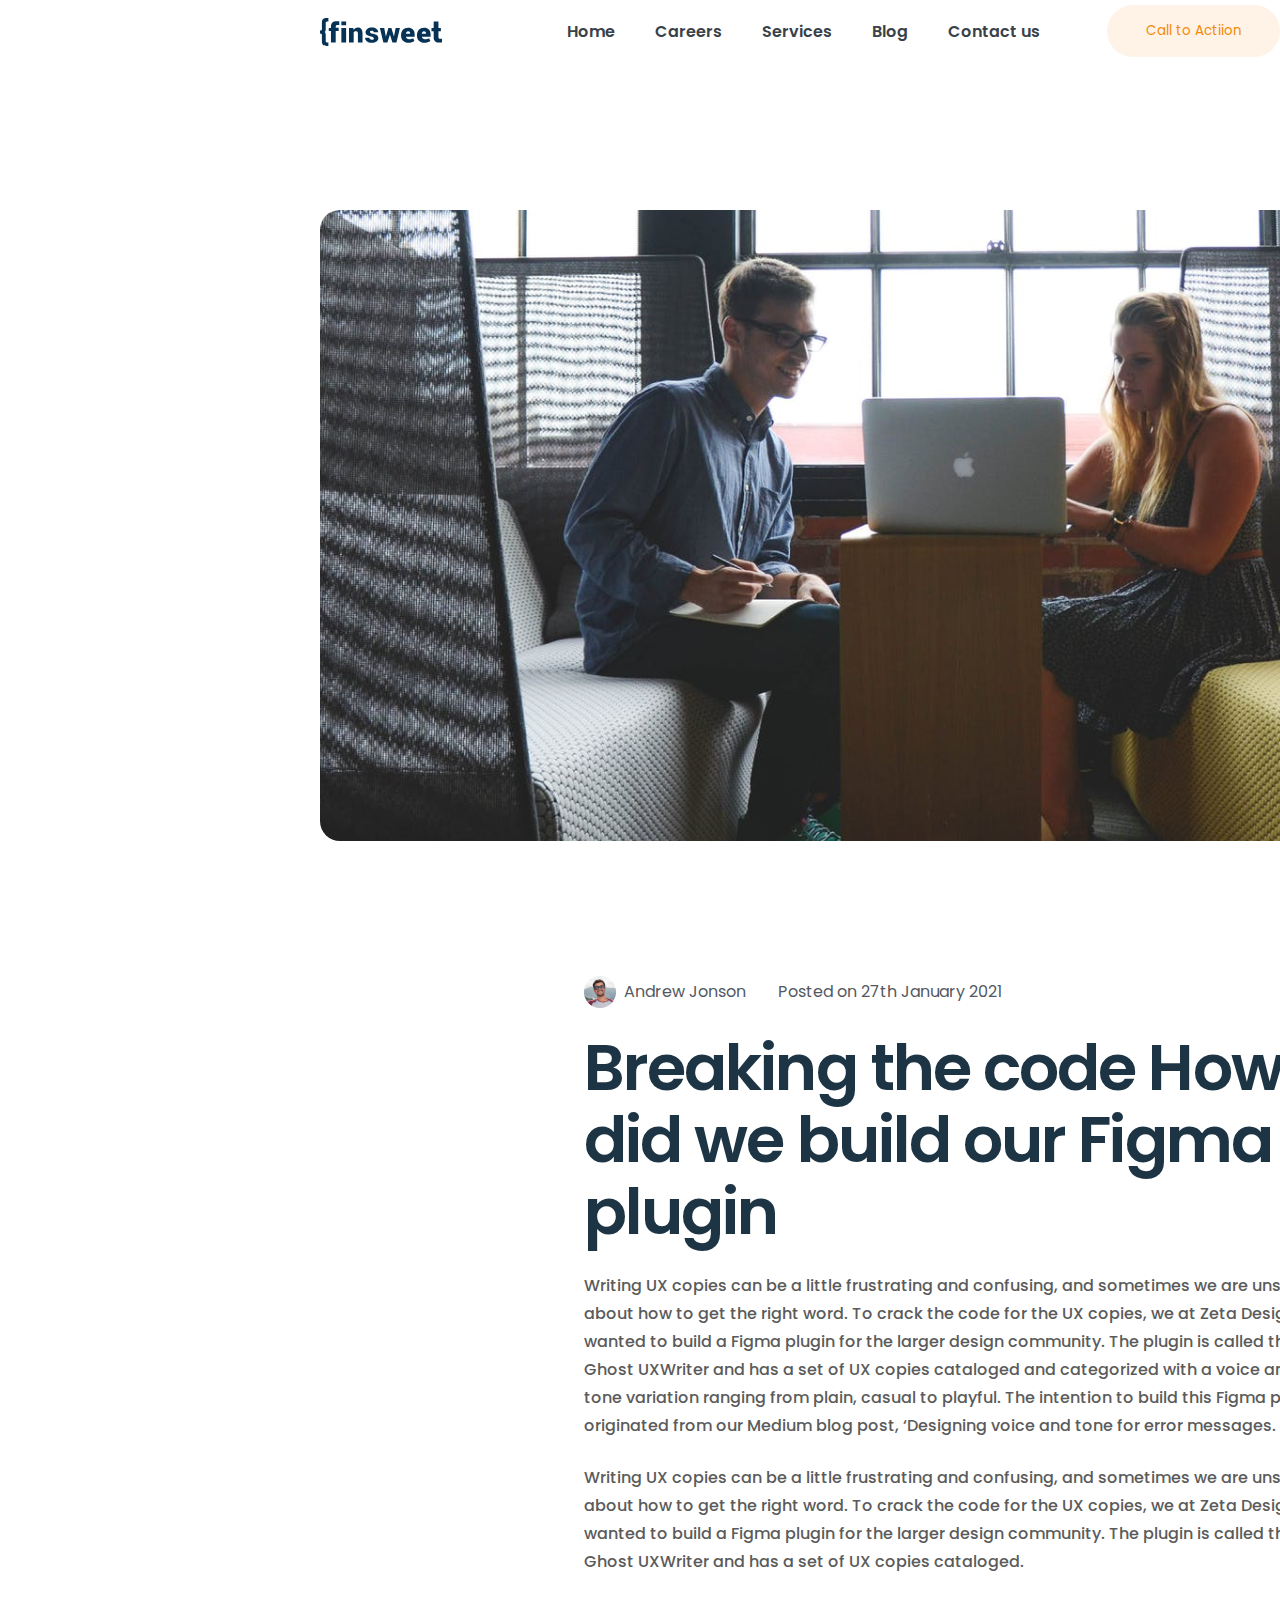
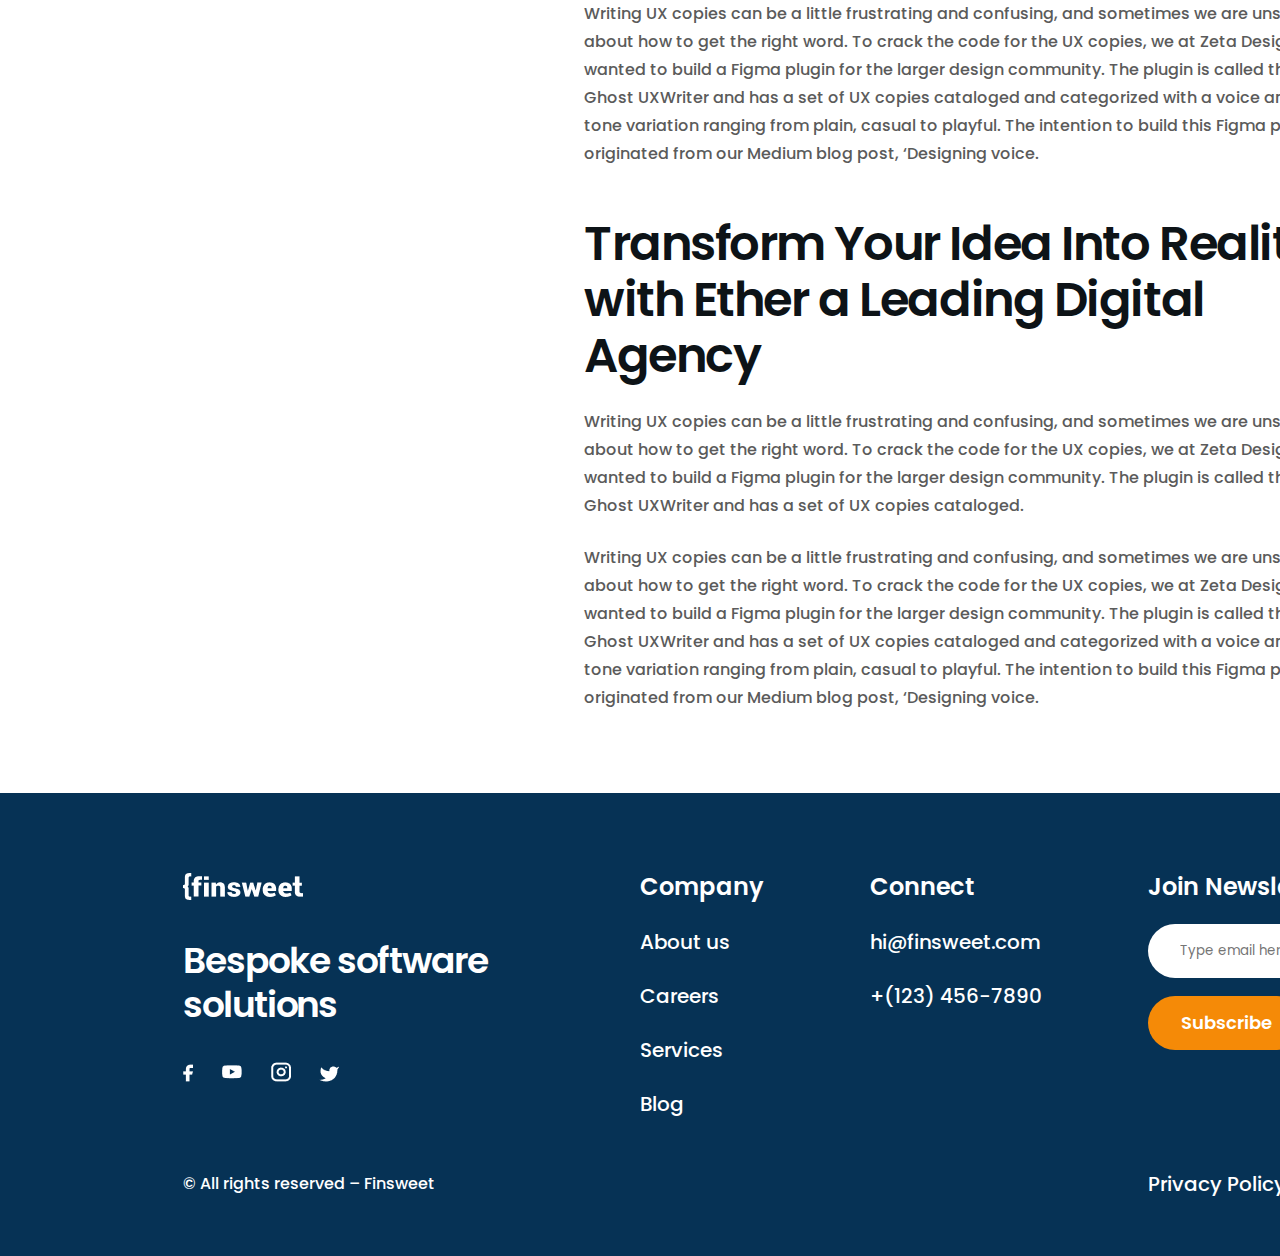
<file: 5index.html>
<!DOCTYPE html>
<html lang="en">
        <link rel="stylesheet" href="5style.css">
        <style>
            @import url('https://fonts.googleapis.com/css2?family=Poppins&display=swap');
        </style>
    <head>
        <title>Document</title>
    </head>
    <body>
        <header>
            <nav>
                <div class="logo1"><img src="Logo (1).svg" ></div>
                <div class="menu"><ul>
                    <li><a href="#">Home</a></li>
                    <li><a href="#">Careers</a></li>
                    <li><a href="#">Services</a></li>
                    <li><a href="#">Blog</a></li>
                    <li><a href="#">Contact us</a></li>
                    <div class="dfd"><button>Call to Actiion</button>
                    </div>
                </div>
            </nav>
        </header>
        <section>
            <div class="container">
                <div class="image"> 
                    <img src="Imagebb.png">
                </div>
                <div class="bigmom">
                    
                </div>
                <div class="smaz">
                    <img src="Imageman5.png" width="32px" height="32px">
                    <h3>Andrew Jonson</h3>
                    <h3>Posted on 27th January 2021</h3>
                </div>
                <h1>Breaking the code How did we build our Figma plugin </h1>
                <p>Writing UX copies can be a little frustrating and confusing, and sometimes we are unsure about how to get the right word. To crack the code for the UX copies, we at Zeta Design wanted to build a Figma plugin for the larger design community. The plugin is called the Ghost UXWriter and has a set of UX copies cataloged and categorized with a voice and tone variation ranging from plain, casual to playful. The intention to build this Figma plugin originated from our Medium blog post, ‘Designing voice and tone for error messages.</p>
                <p>Writing UX copies can be a little frustrating and confusing, and sometimes we are unsure about how to get the right word. To crack the code for the UX copies, we at Zeta Design wanted to build a Figma plugin for the larger design community. The plugin is called the Ghost UXWriter and has a set of UX copies cataloged.</p>
                <p>Writing UX copies can be a little frustrating and confusing, and sometimes we are unsure about how to get the right word. To crack the code for the UX copies, we at Zeta Design wanted to build a Figma plugin for the larger design community. The plugin is called the Ghost UXWriter and has a set of UX copies cataloged and categorized with a voice and tone variation ranging from plain, casual to playful. The intention to build this Figma plugin originated from our Medium blog post, ‘Designing voice.</p>
                <h2>Transform Your Idea Into Reality with Ether a Leading Digital Agency</h2>
                <p>Writing UX copies can be a little frustrating and confusing, and sometimes we are unsure about how to get the right word. To crack the code for the UX copies, we at Zeta Design wanted to build a Figma plugin for the larger design community. The plugin is called the Ghost UXWriter and has a set of UX copies cataloged.</p>
                <p>Writing UX copies can be a little frustrating and confusing, and sometimes we are unsure about how to get the right word. To crack the code for the UX copies, we at Zeta Design wanted to build a Figma plugin for the larger design community. The plugin is called the Ghost UXWriter and has a set of UX copies cataloged and categorized with a voice and tone variation ranging from plain, casual to playful. The intention to build this Figma plugin originated from our Medium blog post, ‘Designing voice.</p>
            </div>
        </section>
        <footer>
            <div class="container5">
                <div class="bigfoot">
                    <div class="foot1">
                        <div class="jk"><img src="Logologo.png" alt="logo"></div>
                        <h2>Bespoke software solutions</h2>
                        <div class="cu"><img        src="Vectorfacebook.png" >
                            <img src="youtubeyou.png">
                            <img src="instagramiga.png">
                            <img src="Vectortwit.png"></div>
                        <h4>© All rights reserved – Finsweet</h4>
                    </div>
                    <div class="foot2">
                        <div class="smafoot1">
                            <h3>Company</h3>
                            <h4>About us</h4>
                            <h4>Careers</h4>
                            <h4>Services</h4>
                            <h4>Blog</h4>
                        </div>
                        <div class="smafoot2">
                            <h3>Connect</h3>
                            <h4>hi@finsweet.com</h4>
                            <h4>+(123) 456-7890</h4>
                        </div>
                    </div>
                    <div class="foot3">
                        <h3>Join Newsletter</h3>
                        <input class="text" type="text"  placeholder="Type email here" ></input>
                        
                        <div class="text2"><button>Subscribe</button></div>
                       <div class="bigmm">
                        <div class="mm"><h4>Privacy Policy</h4></div>
                        <div class="mm"><h4>Terms & Conditions</h4></div>
                       </div>
                    </div>
                </div>
            </div>
        </footer>
    </body>
</html>
</file>
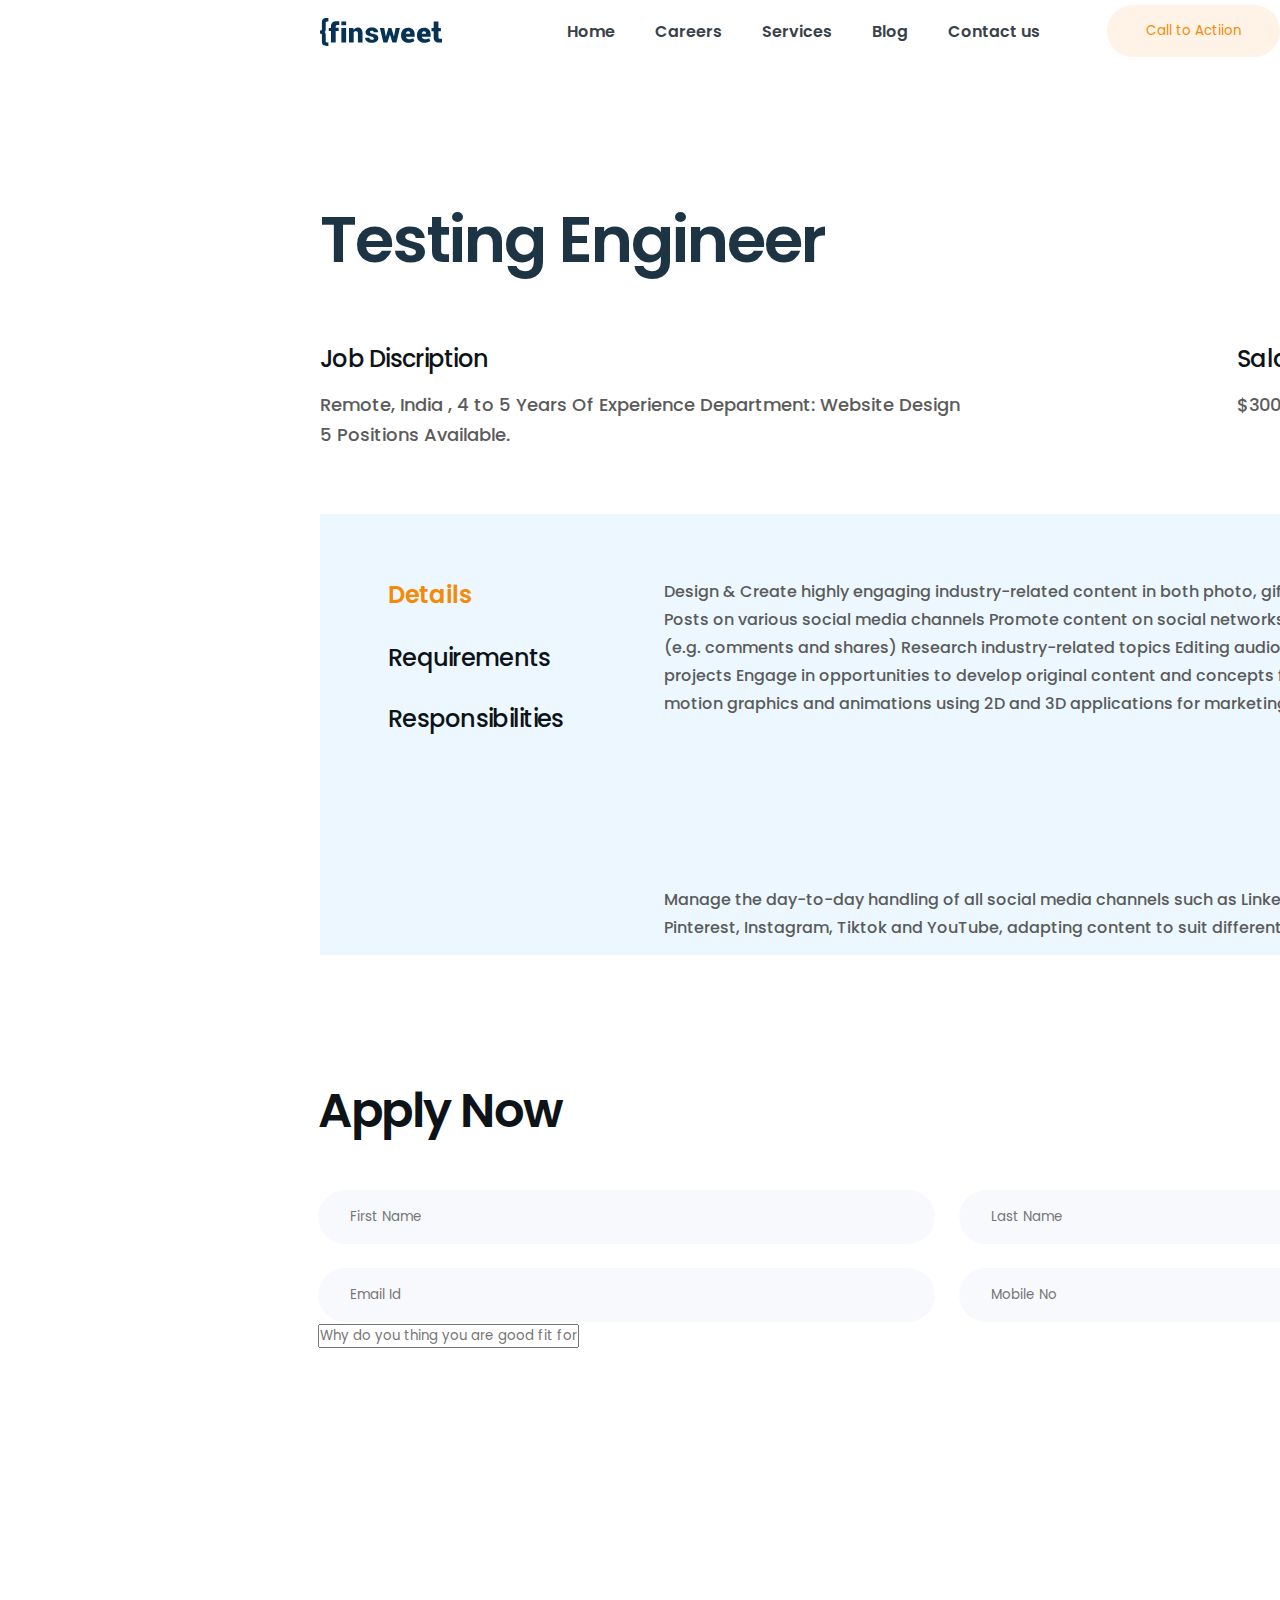
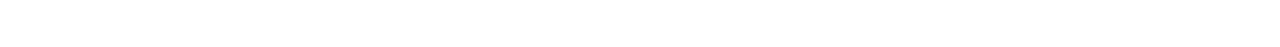
<file: 6index.html>
<!DOCTYPE html>
<html lang="en">
    <link rel="stylesheet" href="6style.css">
    <style>
        @import url('https://fonts.googleapis.com/css2?family=Poppins&display=swap');
    </style>
    <head>
        <title>Document</title>
    </head>
    <body>
        <header>
            <nav>
                <div class="logo1"><img src="Logo (1).svg" ></div>
                <div class="menu"><ul>
                    <li><a href="#">Home</a></li>
                    <li><a href="#">Careers</a></li>
                    <li><a href="#">Services</a></li>
                    <li><a href="#">Blog</a></li>
                    <li><a href="#">Contact us</a></li>
                    <div class="dfd"><button>Call to Actiion</button>
                    </div>
                </div>
            </nav>
        </header>
        <section>
            <div class="container">
                <h1>Testing Engineer</h1>
                <div class="bigmat">
                    <div class="mat1">
                        <h2>Job Discription</h2>
                        <p>Remote, India , 4 to 5 Years Of Experience Department: Website Design 5 Positions Available.</p>
                    </div>
                    <div class="mat2">
                        <h2>Salary</h2>
                        <p>$30000 Per Anum </p>
                    </div>
                </div>
            </div>
        </section>
        <section>
            <div class="container2">
                <div class="bigmart">
                    <div class="mart1">
                        <h1>Details</h1>
                        <h2>Requirements</h2>
                        <h2>Responsibilities</h2>
                    </div>
                    <div class="mart2">
                        <p>Design & Create highly engaging industry-related content in both photo, gif & video format
                            Publish Posts on various social media channels
                            Promote content on social networks and monitor engagement (e.g. comments and shares)
                            Research industry-related topics
                            Editing audio and sound design on projects
                            Engage in opportunities to develop original content and concepts for web and mobile
                            Create motion graphics and animations using 2D and 3D applications for marketing and promotional usage.
                            <p>Manage the day-to-day handling of all social media channels such as LinkedIn, Facebook, Twitter, Pinterest, Instagram, Tiktok and YouTube, adapting content to suit different channels</p>
                            </p>
                    </div>
                </div>
            </div>
        </section>
        <section>
            <div class="container3">
                <h1>Apply Now</h1>
                <div class="smg">
                    <input type="text" placeholder="First Name">
                    <input type="text" placeholder="Last Name">
                </div>
                <div class="smg2">
                    <input type="text" placeholder="Email Id">
                    <input type="text" placeholder="Mobile No">
                </div>
                <div class="smg3">
                    <input type="text" placeholder="Why do you thing you are good fit for Ether?">
                </div>
            </div>
        </section>
    </body>
</html>
</file>
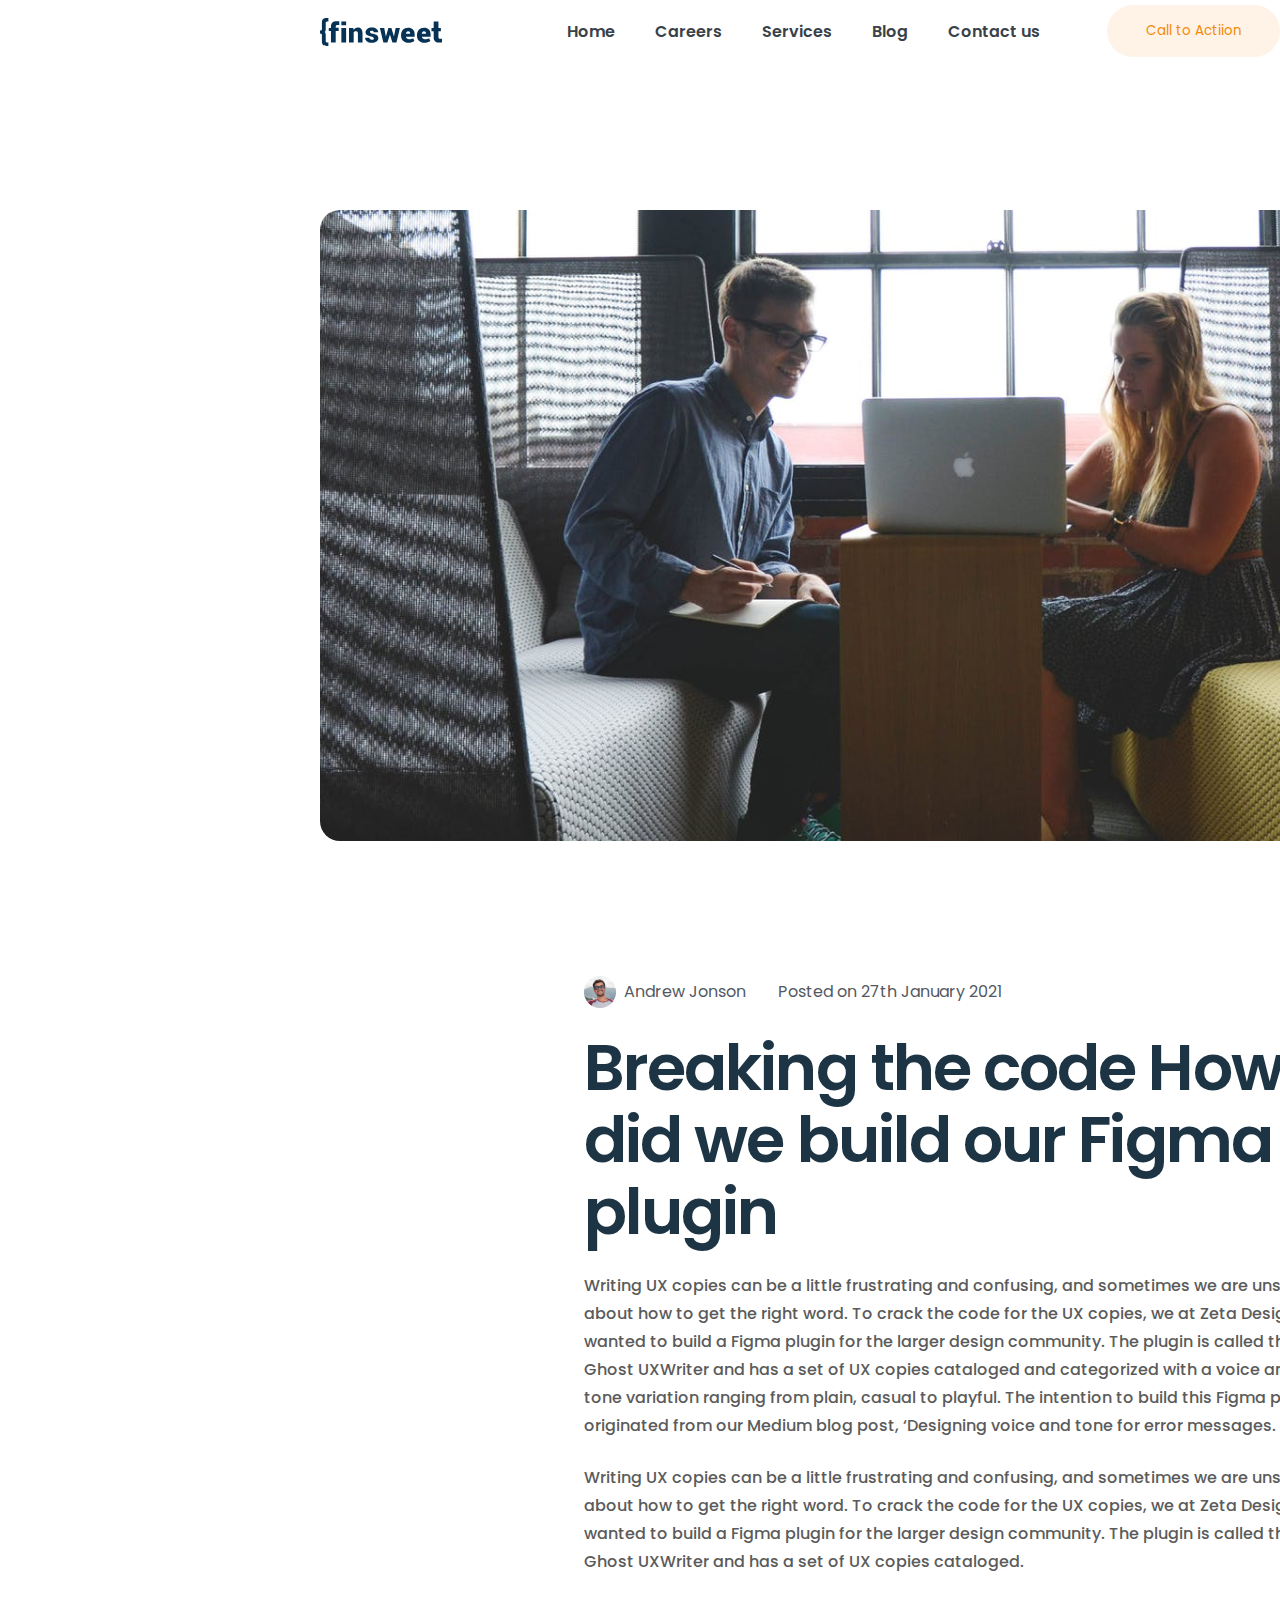
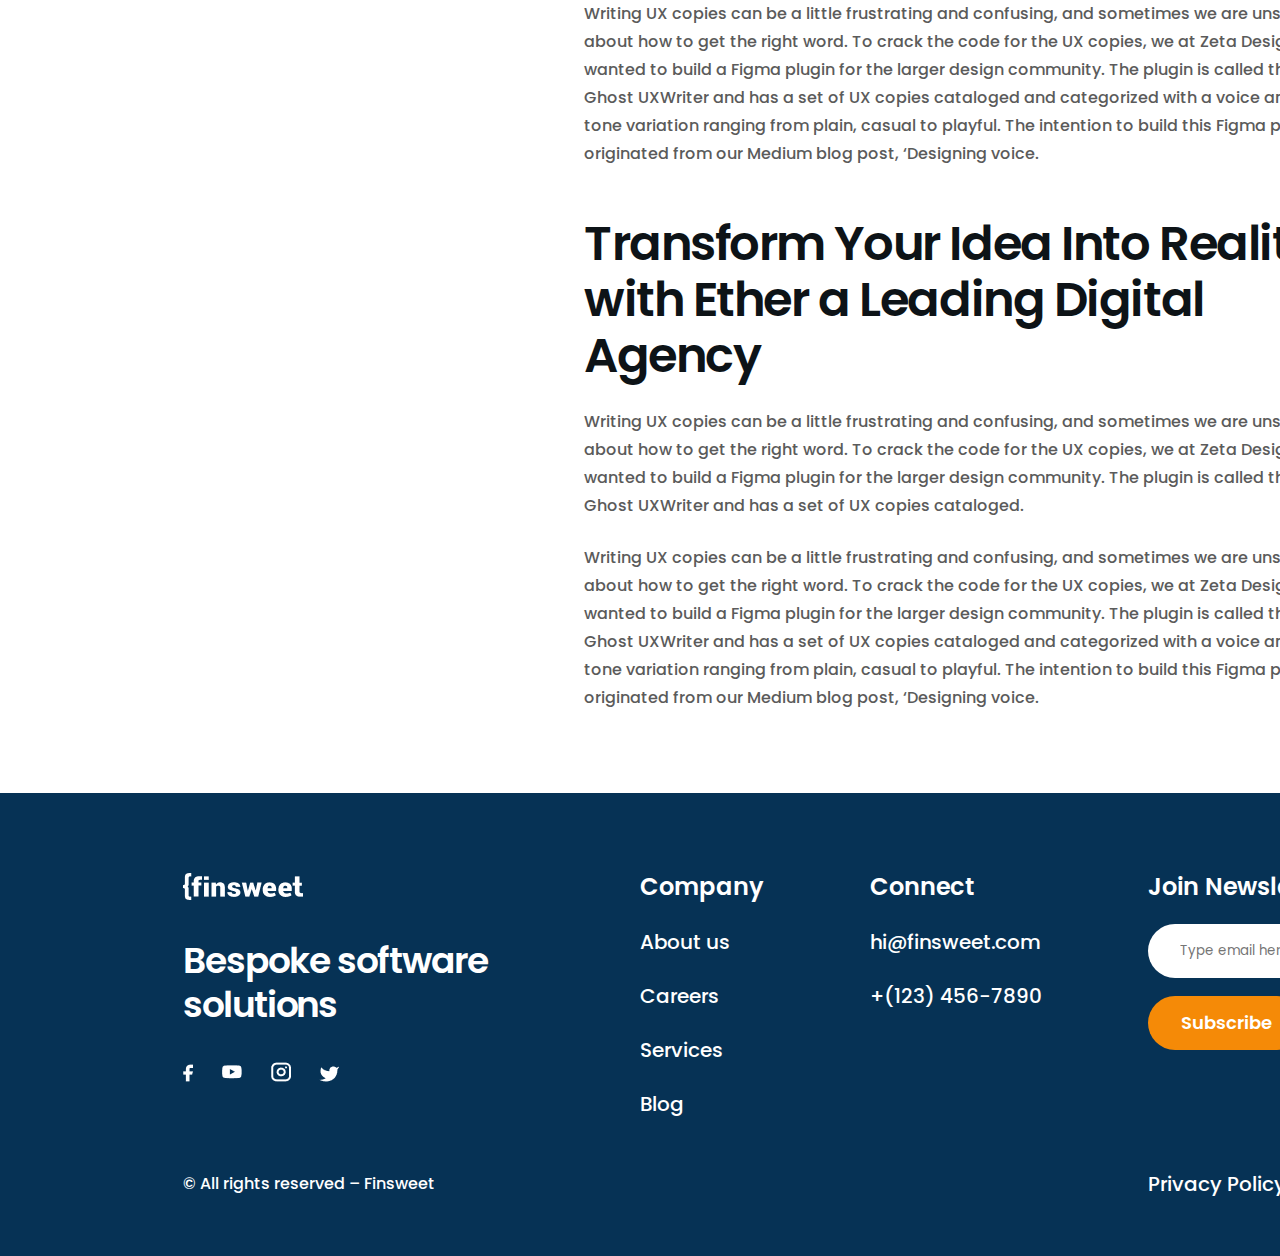
<file: blog-inner.html>
<!DOCTYPE html>
<html lang="en">
        <link rel="stylesheet" href="5style.css">
        <style>
            @import url('https://fonts.googleapis.com/css2?family=Poppins&display=swap');
        </style>
    <head>
        <title>Document</title>
    </head>
    <body>
        <header>
            <nav>
                <div class="logo1"><img src="Logo (1).svg" ></div>
                <div class="menu"><ul>
                    <li><a href="./index.html">Home</a></li>
                    <li><a href="./careers.html">Careers</a></li>
                    <li><a href="./ervices.html">Services</a></li>
                    <li><a href="./blog.html">Blog</a></li>
                    <li><a href="./contact-us.html">Contact us</a></li>
                    <div class="dfd"><button>Call to Actiion</button>
                    </div>
                </div>
            </nav>
        </header>
        <section>
            <div class="container">
                <div class="image"> 
                    <img src="Imagebb.png">
                </div>
                <div class="bigmom">
                    
                </div>
                <div class="smaz">
                    <img src="Imageman5.png" width="32px" height="32px">
                    <h3>Andrew Jonson</h3>
                    <h3>Posted on 27th January 2021</h3>
                </div>
                <h1>Breaking the code How did we build our Figma plugin </h1>
                <p>Writing UX copies can be a little frustrating and confusing, and sometimes we are unsure about how to get the right word. To crack the code for the UX copies, we at Zeta Design wanted to build a Figma plugin for the larger design community. The plugin is called the Ghost UXWriter and has a set of UX copies cataloged and categorized with a voice and tone variation ranging from plain, casual to playful. The intention to build this Figma plugin originated from our Medium blog post, ‘Designing voice and tone for error messages.</p>
                <p>Writing UX copies can be a little frustrating and confusing, and sometimes we are unsure about how to get the right word. To crack the code for the UX copies, we at Zeta Design wanted to build a Figma plugin for the larger design community. The plugin is called the Ghost UXWriter and has a set of UX copies cataloged.</p>
                <p>Writing UX copies can be a little frustrating and confusing, and sometimes we are unsure about how to get the right word. To crack the code for the UX copies, we at Zeta Design wanted to build a Figma plugin for the larger design community. The plugin is called the Ghost UXWriter and has a set of UX copies cataloged and categorized with a voice and tone variation ranging from plain, casual to playful. The intention to build this Figma plugin originated from our Medium blog post, ‘Designing voice.</p>
                <h2>Transform Your Idea Into Reality with Ether a Leading Digital Agency</h2>
                <p>Writing UX copies can be a little frustrating and confusing, and sometimes we are unsure about how to get the right word. To crack the code for the UX copies, we at Zeta Design wanted to build a Figma plugin for the larger design community. The plugin is called the Ghost UXWriter and has a set of UX copies cataloged.</p>
                <p>Writing UX copies can be a little frustrating and confusing, and sometimes we are unsure about how to get the right word. To crack the code for the UX copies, we at Zeta Design wanted to build a Figma plugin for the larger design community. The plugin is called the Ghost UXWriter and has a set of UX copies cataloged and categorized with a voice and tone variation ranging from plain, casual to playful. The intention to build this Figma plugin originated from our Medium blog post, ‘Designing voice.</p>
            </div>
        </section>
        <footer>
            <div class="container5">
                <div class="bigfoot">
                    <div class="foot1">
                        <div class="jk"><img src="Logologo.png" alt="logo"></div>
                        <h2>Bespoke software solutions</h2>
                        <div class="cu"><img        src="Vectorfacebook.png" >
                            <img src="youtubeyou.png">
                            <img src="instagramiga.png">
                            <img src="Vectortwit.png"></div>
                        <h4>© All rights reserved – Finsweet</h4>
                    </div>
                    <div class="foot2">
                        <div class="smafoot1">
                            <h3>Company</h3>
                            <h4>About us</h4>
                            <h4>Careers</h4>
                            <h4>Services</h4>
                            <h4>Blog</h4>
                        </div>
                        <div class="smafoot2">
                            <h3>Connect</h3>
                            <h4>hi@finsweet.com</h4>
                            <h4>+(123) 456-7890</h4>
                        </div>
                    </div>
                    <div class="foot3">
                        <h3>Join Newsletter</h3>
                        <input class="text" type="text"  placeholder="Type email here" ></input>
                        
                        <div class="text2"><button>Subscribe</button></div>
                       <div class="bigmm">
                        <div class="mm"><h4>Privacy Policy</h4></div>
                        <div class="mm"><h4>Terms & Conditions</h4></div>
                       </div>
                    </div>
                </div>
            </div>
        </footer>
    </body>
</html>
</file>
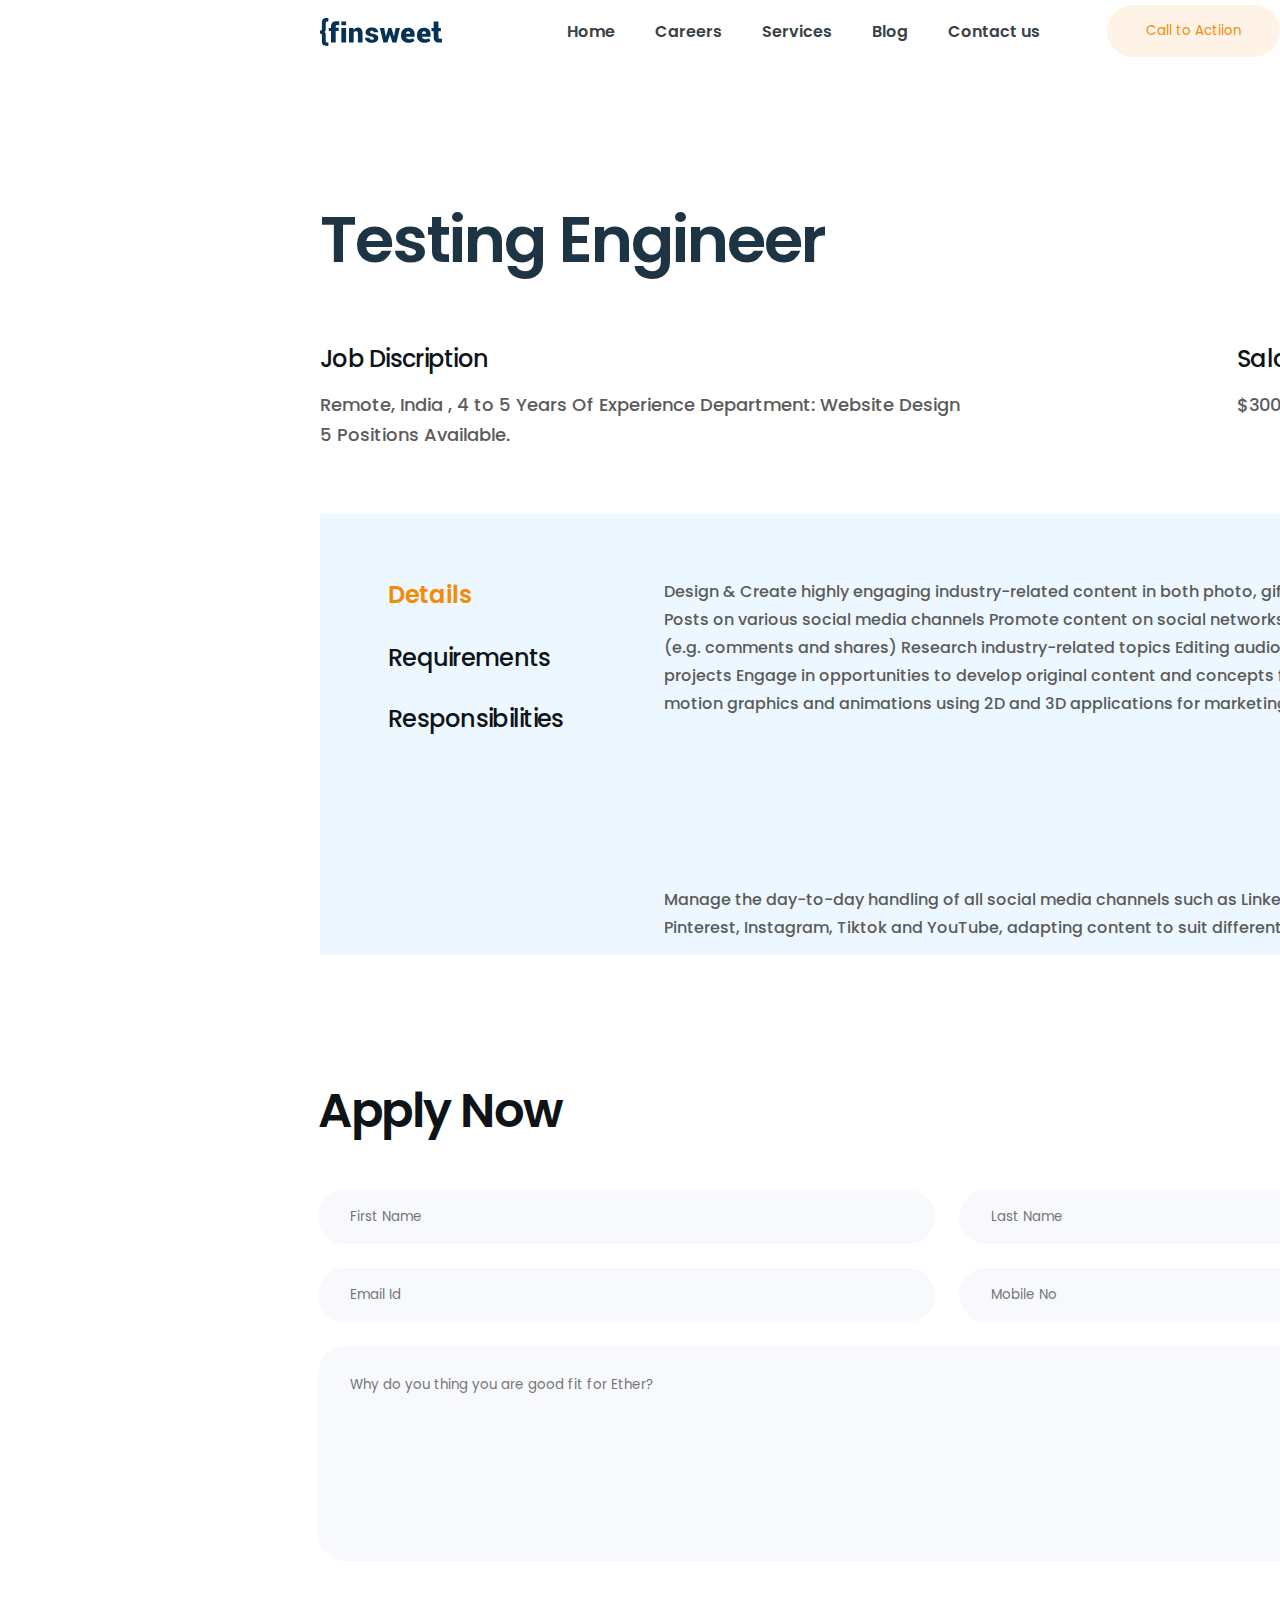
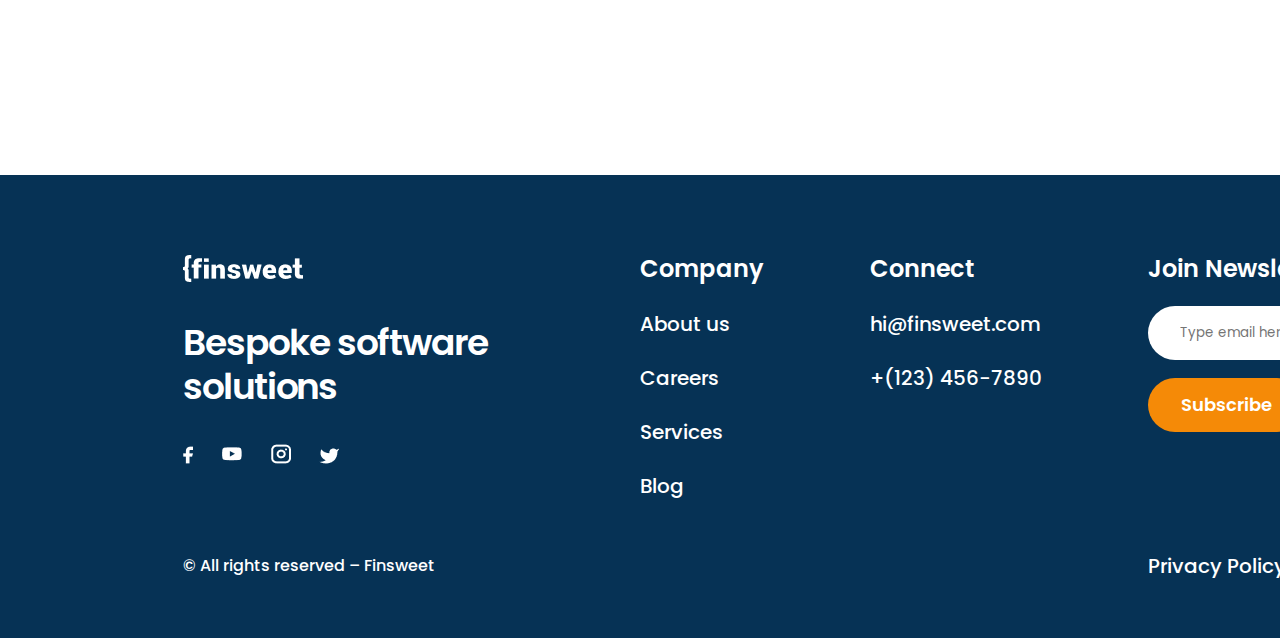
<file: careers2.html>
<!DOCTYPE html>
<html lang="en">
    <link rel="stylesheet" href="6style.css">
    <style>
        @import url('https://fonts.googleapis.com/css2?family=Poppins&display=swap');
    </style>
    <head>
        <title>Document</title>
    </head>
    <body>
        <header>
            <nav>
                <div class="logo1"><img src="Logo (1).svg" ></div>
                <div class="menu"><ul>
                    <li><a href="./index.html">Home</a></li>
                    <li><a href="./careers.html">Careers</a></li>
                    <li><a href="./services.html">Services</a></li>
                    <li><a href="./blog.html">Blog</a></li>
                    <li><a href="./contact-us.html">Contact us</a></li>
                    <div class="dfd"><button>Call to Actiion</button>
                    </div>
                </div>
            </nav>
        </header>
        <section>
            <div class="container">
                <h1>Testing Engineer</h1>
                <div class="bigmat">
                    <div class="mat1">
                        <h2>Job Discription</h2>
                        <p>Remote, India , 4 to 5 Years Of Experience Department: Website Design 5 Positions Available.</p>
                    </div>
                    <div class="mat2">
                        <h2>Salary</h2>
                        <p>$30000 Per Anum </p>
                    </div>
                </div>
            </div>
        </section>
        <section>
            <div class="container2">
                <div class="bigmart">
                    <div class="mart1">
                        <h1>Details</h1>
                        <h2>Requirements</h2>
                        <h2>Responsibilities</h2>
                    </div>
                    <div class="mart2">
                        <p>Design & Create highly engaging industry-related content in both photo, gif & video format
                            Publish Posts on various social media channels
                            Promote content on social networks and monitor engagement (e.g. comments and shares)
                            Research industry-related topics
                            Editing audio and sound design on projects
                            Engage in opportunities to develop original content and concepts for web and mobile
                            Create motion graphics and animations using 2D and 3D applications for marketing and promotional usage.
                            <p>Manage the day-to-day handling of all social media channels such as LinkedIn, Facebook, Twitter, Pinterest, Instagram, Tiktok and YouTube, adapting content to suit different channels</p>
                            </p>
                    </div>
                </div>
            </div>
        </section>
        <section>
            <div class="container3">
                <h1>Apply Now</h1>
                <div class="smg">
                    <input type="text" placeholder="First Name">
                    <input type="text" placeholder="Last Name">
                </div>
                <div class="smg2">
                    <input type="text" placeholder="Email Id">
                    <input type="text" placeholder="Mobile No">
                </div>
                <div class="smg3">
                   <textarea name="" id="gg" cols="193" rows="5" placeholder="Why do you thing you are good fit for Ether?"></textarea>
                </div>
            </div>
        </section>
        <footer>
            <div class="container5">
                <div class="bigfoot">
                    <div class="foot1">
                        <div class="jk"><img src="Logologo.png" alt="logo"></div>
                        <h2>Bespoke software solutions</h2>
                        <div class="cu"><img        src="Vectorfacebook.png" >
                            <img src="youtubeyou.png">
                            <img src="instagramiga.png">
                            <img src="Vectortwit.png"></div>
                        <h4>© All rights reserved – Finsweet</h4>
                    </div>
                    <div class="foot2">
                        <div class="smafoot1">
                            <h3>Company</h3>
                            <h4>About us</h4>
                            <h4>Careers</h4>
                            <h4>Services</h4>
                            <h4>Blog</h4>
                        </div>
                        <div class="smafoot2">
                            <h3>Connect</h3>
                            <h4>hi@finsweet.com</h4>
                            <h4>+(123) 456-7890</h4>
                        </div>
                    </div>
                    <div class="foot3">
                        <h3>Join Newsletter</h3>
                        <input class="text" type="text"  placeholder="Type email here" ></input>
                        
                        <div class="text2"><button>Subscribe</button></div>
                       <div class="bigmm">
                        <div class="mm"><h4>Privacy Policy</h4></div>
                        <div class="mm"><h4>Terms & Conditions</h4></div>
                       </div>
                    </div>
                </div>
            </div>
        </footer>
    </body>
</html>
</file>
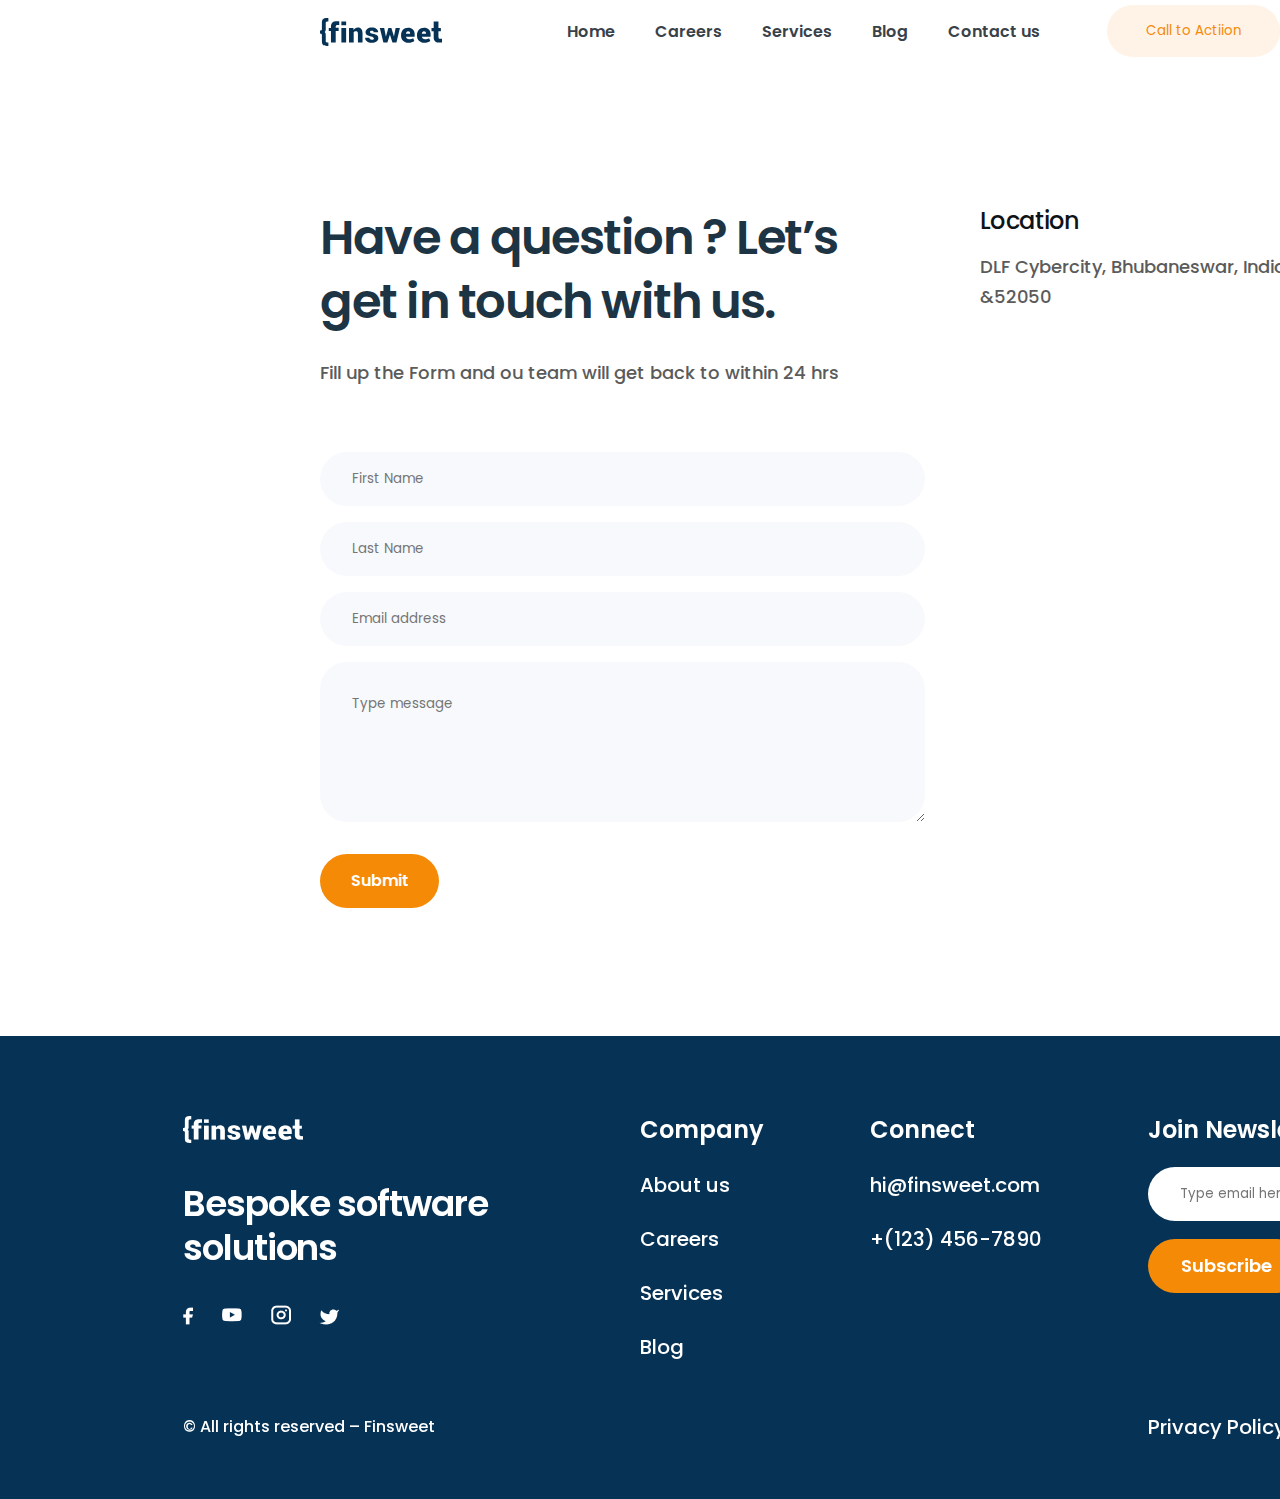
<file: contact-us.html>
<!DOCTYPE html>
<html lang="en">
    <link rel="stylesheet" href="7style.css">
    <style>
        @import url('https://fonts.googleapis.com/css2?family=Poppins&display=swap');
    </style>
    <head>
        <title>Document</title>
    </head>
    <body>
        <header>
            <nav>
                <div class="logo1"><img src="Logo (1).svg" ></div>
                <div class="menu"><ul>
                    <li><a href="index.html">Home</a></li>
                    <li><a href="careers.html">Careers</a></li>
                    <li><a href="services.html">Services</a></li>
                    <li><a href="blog.html">Blog</a></li>
                    <li><a href="contact-us.html">Contact us</a></li>
                    <div class="dfd"><button>Call to Actiion</button>
                    </div>
                </div>
            </nav>
        </header>
        <section>
            <div class="container">
                <div class="bigsec">
                    <div class="left-part">
                        <h1>Have a question ? Let’s get in touch with us.</h1>
                        <p>Fill up the Form  and ou team will get back to within 24 hrs</p>
                    </div>
                    <div class="right-part">
                        <div class="small">
                            <h2>Location</h2>
                            <h3>DLF Cybercity, Bhubaneswar, 
                                India, &52050</h3>
                        </div>
                        <div class="small">
                            <h2>Contact Us</h2>
                            <h3>020 7993 2905</h3>
                            <h3>hi@finsweet.com</h3>
                        </div>
                    </div>
                </div>
            </div>
        </section>
        <section>
            <div class="container2">
                <div class="big-bottom">
                    <div class="left">
                        <input type="text" placeholder="First Name">
                        <input type="text" placeholder="Last Name">
                        <input type="text" placeholder="Email address">
                        <textarea name="" id="" cols="30" rows="10" placeholder="Type message"></textarea>
                        <button>Submit</button>
                    </div>
                    <div class="right">
                        <iframe src="https://www.google.com/maps/embed?pb=!1m18!1m12!1m3!1d1291.2979292229336!2d106.93253237491136!3d47.92340551098534!2m3!1f0!2f0!3f0!3m2!1i1024!2i768!4f13.1!3m3!1m2!1s0x5d969215ec9fae43%3A0xe66f36ef49c09486!2sSeoul%20Business%20Center%2C%20Ulaanbaatar!5e0!3m2!1sen!2smn!4v1666604558938!5m2!1sen!2smn" width="600px" height="370px" style="border:0;" allowfullscreen="" loading="lazy" referrerpolicy="no-referrer-when-downgrade"></iframe>"
                    </div>
                </div>
            </div>
        </section>
        <footer>
            <div class="container5">
                <div class="bigfoot">
                    <div class="foot1">
                        <div class="jk"><img src="Logologo.png" alt="logo"></div>
                        <h2>Bespoke software solutions</h2>
                        <div class="cu"><img        src="Vectorfacebook.png" >
                            <img src="youtubeyou.png">
                            <img src="instagramiga.png">
                            <img src="Vectortwit.png"></div>
                        <h4>© All rights reserved – Finsweet</h4>
                    </div>
                    <div class="foot2">
                        <div class="smafoot1">
                            <h3>Company</h3>
                            <h4>About us</h4>
                            <h4>Careers</h4>
                            <h4>Services</h4>
                            <h4>Blog</h4>
                        </div>
                        <div class="smafoot2">
                            <h3>Connect</h3>
                            <h4>hi@finsweet.com</h4>
                            <h4>+(123) 456-7890</h4>
                        </div>
                    </div>
                    <div class="foot3">
                        <h3>Join Newsletter</h3>
                        <input class="text" type="text"  placeholder="Type email here" ></input>
                        
                        <div class="text2"><button>Subscribe</button></div>
                       <div class="bigmm">
                        <div class="mm"><h4>Privacy Policy</h4></div>
                        <div class="mm"><h4>Terms & Conditions</h4></div>
                       </div>
                    </div>
                </div>
            </div>
        </footer>
    </body>
</html>
</file>
<file: 5style.css>
*
{   margin: 0;
    padding: 0;
    box-sizing: border-box;
    font-family: 'Poppins', sans-serif;
    font-style: normal;
}
header
{
    max-width: 1280px;
    height: 84px;
    margin-left: 320px;
}
nav{
    display: flex;
    justify-content:space-between ;
    margin: 0 auto;
    align-items: center;
}
.logo1
{  
    display: flex;
    justify-content: flex-start;
}
.menu ul
{
    display: flex;
    font-weight: 600;
    font-size: 16px;
    line-height: 24px;
    color: #394149;
}
.menu li
{
    margin: 20px;
    cursor: grab;
    list-style: none;
}
.menu li a
{
    text-decoration: none;
    color: #394149;
    width: 69;
}
.dfd button
{
    margin-top: 5px;
    margin-left: 47px;
    width: 173px;
    height: 52px;
    background: rgba(245, 138, 7, 0.1);
    border-radius: 31px;
    border-style: none;
    color:#F58A07;
    cursor:grab;
}
.container
{
    width: 1280px;
    height: 2055px;
    margin-top: 126px;
    margin-left: 320px;
}
.image img
{
    border-radius: 20px;
}
.smaz
{
    display: flex;
    margin-top: 128px;
    margin-left: 264px;
}
.smaz h3
{
    margin-left: 8px;
    margin-inline-end: 24px;
    font-weight: 400;
    font-size: 16px;
    line-height: 32px;
    color: #394149;
    opacity: 0.87;
}
.container h1
{
    width: 752px;
    height: 216px;
    font-weight: 600;
    font-size: 64px;
    line-height: 72px;
    letter-spacing: -0.03em;
    color: #1D3444;
    margin-top: 24px;
    margin-left: 264px;
}
.container p
{
    width: 752px;
    font-weight: 500;
    font-size: 16px;
    line-height: 28px;
    color: #5B5B5B;
    margin-top: 24px;
    margin-left: 264px;
}
.container h2
{
    width: 752px;
    height: 168px;
    font-weight: 600;
    font-size: 48px;
    line-height: 56px;
    letter-spacing: -0.03em;
    color: #0D1317;
    margin-top: 48px;
    margin-left: 264px;
}
.container5
{
    width: 1920px;
    height: 463px;
    background: #063255;
    margin-top: 128px;
}
.bigfoot
{
    display: flex;
    justify-content:space-around;
}
.foot1 .jk
{
    margin-top: 80px;
    margin-left: 130px;
}
.foot1 h2
{
    width: 351px;
    height: 88px;
    font-weight: 600;
    font-size: 36px;
    line-height: 44px;
    letter-spacing: -0.03em;
    color: #FFFFFF;
    margin-top: 32px;
    margin-left: 130px;
}
.foot1 .cu
{
    margin-left:130px;
    margin-top:35.33px ;
}
.foot1 .cu img
{
    margin-inline-end: 23.1px;
}
.foot1 h4
{
    font-weight: 500;
    font-size: 16px;
    line-height: 24px;
    color: #FFFFFF;
    margin-top: 82.56px;
    margin-left: 130px;
}
.foot2
{
    display: flex;
}
.smafoot1 h3
{
    font-weight: 600;
    font-size: 24px;
    line-height: 27px;
    color: #FFFFFF;
    margin-top: 80px;
}
.smafoot1 h4
{
    font-weight: 500;
    font-size: 20px;
    line-height: 24px;
    color: #FFFFFF;
    margin-top: 30px;
}
.smafoot2
{
    margin-left: 106px;
}
.smafoot2 h3
{
    font-weight: 600;
    font-size: 24px;
    line-height: 27px;
    color: #FFFFFF;
    margin-top: 80px;
}
.smafoot2 h4
{
    font-weight: 500;
    font-size: 20px;
    line-height: 24px;
    color: #FFFFFF;
    margin-top: 30px;
}
.foot3
{
    margin-right: 320px;
}
.foot3 h3
{
    font-weight: 600;
    font-size: 24px;
    line-height: 27px;
    color: #FFFFFF;
    margin-top: 80px;
}
.foot3 .text 
{
    width: 342px;
    height: 54px;
    background: #FFFFFF;
    border-radius: 31px;
    border-style: none;
    margin-top: 24px;
    padding: 18px 32px;
}
.text2 button
{
    width: 156px;
    height: 54px;
    background: #F58A07;
    border-radius: 31px;
    border-style: none;
    font-weight: 600;
    font-size: 18px;
    line-height: 106.5%;
    color: #FFFFFF;
    margin-top: 18px;
}
.bigmm
{
    display: flex;
}
.foot3 .mm h4
{
    font-weight: 500;
    font-size: 20px;
    line-height: 24px;
    color: #FFFFFF;
    margin-top: 122px;
    margin-inline-end: 32px;
}
</file>
<file: 6style.css>
*
{   margin: 0;
    padding: 0;
    box-sizing: border-box;
    font-family: 'Poppins', sans-serif;
    font-style: normal;
}
header
{
    max-width: 1280px;
    height: 84px;
    margin-left: 320px;
}
nav{
    display: flex;
    justify-content:space-between ;
    margin: 0 auto;
    align-items: center;
}
.logo1
{  
    display: flex;
    justify-content: flex-start;
}
.menu ul
{
    display: flex;
    font-weight: 600;
    font-size: 16px;
    line-height: 24px;
    color: #394149;
}
.menu li
{
    margin: 20px;
    cursor: grab;
    list-style: none;
}
.menu li a
{
    text-decoration: none;
    color: #394149;
    width: 69;
}
.dfd button
{
    margin-top: 5px;
    margin-left: 47px;
    width: 173px;
    height: 52px;
    background: rgba(245, 138, 7, 0.1);
    border-radius: 31px;
    border-style: none;
    color:#F58A07;
    cursor:grab;
}
.container
{
    width: 1086px;
    height: 246px;
    margin-top: 120px;
    margin-left: 320px;
}
.container h1
{
    width: 640px;
    height: 76px;
    font-weight: 600;
    font-size: 64px;
    line-height: 72px;
    letter-spacing: -0.03em;
    color: #1D3444;
}
.bigmat
{
    display: flex;
    justify-content: space-between;
}
.mat1 h2
{
    width: 169px;
    height: 30px;
    font-weight: 500;
    font-size: 24px;
    line-height: 30px;
    letter-spacing: -0.03em;
    color: #0D1317; 
    margin-top: 64px;
}
.mat1 p
{
    width: 640px;
    height: 60px;
    font-weight: 500;
    font-size: 18px;
    line-height: 30px;
    color: #5B5B5B;
    margin-top: 16px;
}
.mat2 h2
{
    width: 169px;
    height: 30px;
    font-weight: 500;
    font-size: 24px;
    line-height: 30px;
    letter-spacing: -0.03em;
    color: #0D1317; 
    margin-top: 64px;
}
.mat2 p
{
    width: 162px;
    height: 30px;
    font-weight: 500;
    font-size: 18px;
    line-height: 30px;
    color: #5B5B5B;
    margin-top: 16px;
}
.container2
{
    width: 1280px;
    height: 441px;
    margin-top: 64px;
    margin-left: 320px;
    background-color: rgba(193, 228, 255, 0.3);
}
.bigmart
{
    display: flex;
}
.mart1
{
    margin-top: 68px;
    margin-left: 68px;
}
.mart1 h1
{
    width: 81px;
    height: 21px;
    font-weight: 600;
    font-size: 24px;
    line-height: 108.5%;
    color: #F58A07;
}
.mart1 h2
{
    width: 184px;
    height: 21px;
    font-weight: 500;
    font-size: 24px;
    line-height: 30px;
    letter-spacing: -0.03em;
    color: #0D1317;
    margin-top: 40px;
}
.mart2
{
    margin-top: 64px;
    margin-left: 92px;
    margin-bottom: 20px;
}
.mart2 p
{
    width: 842px;
    height: 308px;
    font-weight: 500;
    font-size: 16px;
    line-height: 28px;
    color: #5B5B5B;
    
}
.container3
{
    width: 1282px;
    height: 564px;
    margin-top: 128px;
    margin-left: 318px;
}
.container3 h1
{
    width: 247px;
    height: 56px;
    font-weight: 600;
    font-size: 48px;
    line-height: 56px;
    letter-spacing: -0.03em;
    color: #0D1317;
}
.smg
{
    display: flex;
}
.smg input
{
    width: 628px;
    height: 54px;
    background: rgba(210, 218, 237, 0.17);
    border-radius: 27px;
    margin-top: 51px;
    margin-inline-end: 24px;
    border-style: none;
    padding-left:32px;
}
.smg2
{
    display: flex;
}
.smg2 input
{
    width: 628px;
    height: 54px;
    background: rgba(210, 218, 237, 0.17);
    border-radius: 27px;
    margin-top: 24px;
    margin-inline-end: 24px;
    border-style: none;
    padding-left:32px;
}
.smg3 textarea
{
    width: 1280px;
    height: 215px;
    background: rgba(210, 218, 237, 0.17);
    border-radius: 27px;
    margin-top: 24px;
    border-style: none;
    padding-left: 32px;
    padding-top:29px ;
}
.container5
{
    width: 1920px;
    height: 463px;
    background: #063255;
    margin-top: 128px;
}
.bigfoot
{
    display: flex;
    justify-content:space-around;
}
.foot1 .jk
{
    margin-top: 80px;
    margin-left: 130px;
}
.foot1 h2
{
    width: 351px;
    height: 88px;
    font-weight: 600;
    font-size: 36px;
    line-height: 44px;
    letter-spacing: -0.03em;
    color: #FFFFFF;
    margin-top: 32px;
    margin-left: 130px;
}
.foot1 .cu
{
    margin-left:130px;
    margin-top:35.33px ;
}
.foot1 .cu img
{
    margin-inline-end: 23.1px;
}
.foot1 h4
{
    font-weight: 500;
    font-size: 16px;
    line-height: 24px;
    color: #FFFFFF;
    margin-top: 82.56px;
    margin-left: 130px;
}
.foot2
{
    display: flex;
}
.smafoot1 h3
{
    font-weight: 600;
    font-size: 24px;
    line-height: 27px;
    color: #FFFFFF;
    margin-top: 80px;
}
.smafoot1 h4
{
    font-weight: 500;
    font-size: 20px;
    line-height: 24px;
    color: #FFFFFF;
    margin-top: 30px;
}
.smafoot2
{
    margin-left: 106px;
}
.smafoot2 h3
{
    font-weight: 600;
    font-size: 24px;
    line-height: 27px;
    color: #FFFFFF;
    margin-top: 80px;
}
.smafoot2 h4
{
    font-weight: 500;
    font-size: 20px;
    line-height: 24px;
    color: #FFFFFF;
    margin-top: 30px;
}
.foot3
{
    margin-right: 320px;
}
.foot3 h3
{
    font-weight: 600;
    font-size: 24px;
    line-height: 27px;
    color: #FFFFFF;
    margin-top: 80px;
}
.foot3 .text 
{
    width: 342px;
    height: 54px;
    background: #FFFFFF;
    border-radius: 31px;
    border-style: none;
    margin-top: 24px;
    padding: 18px 32px;
}
.text2 button
{
    width: 156px;
    height: 54px;
    background: #F58A07;
    border-radius: 31px;
    border-style: none;
    font-weight: 600;
    font-size: 18px;
    line-height: 106.5%;
    color: #FFFFFF;
    margin-top: 18px;
}
.bigmm
{
    display: flex;
}
.foot3 .mm h4
{
    font-weight: 500;
    font-size: 20px;
    line-height: 24px;
    color: #FFFFFF;
    margin-top: 122px;
    margin-inline-end: 32px;
}
</file>
<file: 7style.css>
*
{   margin: 0;
    padding: 0;
    box-sizing: border-box;
    font-family: 'Poppins', sans-serif;
    font-style: normal;
}
header
{
    max-width: 1280px;
    height: 84px;
    margin-left: 320px;
}
nav{
    display: flex;
    justify-content:space-between ;
    margin: 0 auto;
    align-items: center;
}
.logo1
{  
    display: flex;
    justify-content: flex-start;
}
.menu ul
{
    display: flex;
    font-weight: 600;
    font-size: 16px;
    line-height: 24px;
    color: #394149;
}
.menu li
{
    margin: 20px;
    cursor: grab;
    list-style: none;
}
.menu li a
{
    text-decoration: none;
    color: #394149;
    width: 69;
}
.dfd button
{
    margin-top: 5px;
    margin-left: 47px;
    width: 173px;
    height: 52px;
    background: rgba(245, 138, 7, 0.1);
    border-radius: 31px;
    border-style: none;
    color:#F58A07;
    cursor:grab;
}
.container
{
    width: 1165px;
    height: 182px;
    margin-top: 122px;
    margin-left:320px;
}
.bigsec, .right-part
{
    display: flex;
}
.left-part h1
{
    width: 561px;
    height: 128px;
    font-weight: 600;
    font-size: 48px;
    line-height: 64px;
    letter-spacing: -0.03em;
    color: #1D3444;
}
.left-part p
{
    width: 524px;
    height: 30px;
    font-weight: 500;
    font-size: 18px;
    line-height: 30px;
    color: #5B5B5B;
    margin-top: 24px;
}
.right-part
{
    margin-left: 99px;
}
.right-part h2
{

    font-weight: 500;
    font-size: 24px;
    line-height: 30px;
    letter-spacing: -0.03em;
    color: #0D1317;
}
.right-part h3
{
   
    font-weight: 500;
    font-size: 18px;
    line-height: 30px;
    color: #5B5B5B;
    margin-top: 16px;
}
.container2
{
    width: 1280px;
    height: 456px;
    margin-left: 320px;
    margin-top: 64px;
}
.big-bottom
{
    display: flex;
}
.left 
{
    display: flex;
    flex-flow: column;
}
.left input
{
    width: 605px;
    height: 54px;
    background: rgba(210, 218, 237, 0.17);
    border-radius: 27px;
    margin-bottom: 16px;
    border-style: none;
    padding-left: 32px;
}
.left textarea
{
    width: 605px;
    height: 160px;
    background: rgba(210, 218, 237, 0.17);
    border-radius: 27px;
    border-style: none;
    padding: 32px 32px;
}
.left button
{
    width: 119px;
    height: 54px;
    background: #F58A07;
    border-radius: 31px;
    border-style: none;
    margin-top:32px;
    font-weight: 600;
    font-size: 16px;
    line-height: 106.5%;
    text-transform: capitalize;
    color: #FFFFFF;
}
.right iframe
{
    margin-left: 30px;
    border-radius: 20px;
}
.container5
{
    width: 1920px;
    height: 463px;
    background: #063255;
    margin-top: 128px;
}
.bigfoot
{
    display: flex;
    justify-content:space-around;
}
.foot1 .jk
{
    margin-top: 80px;
    margin-left: 130px;
}
.foot1 h2
{
    width: 351px;
    height: 88px;
    font-weight: 600;
    font-size: 36px;
    line-height: 44px;
    letter-spacing: -0.03em;
    color: #FFFFFF;
    margin-top: 32px;
    margin-left: 130px;
}
.foot1 .cu
{
    margin-left:130px;
    margin-top:35.33px ;
}
.foot1 .cu img
{
    margin-inline-end: 23.1px;
}
.foot1 h4
{
    font-weight: 500;
    font-size: 16px;
    line-height: 24px;
    color: #FFFFFF;
    margin-top: 82.56px;
    margin-left: 130px;
}
.foot2
{
    display: flex;
}
.smafoot1 h3
{
    font-weight: 600;
    font-size: 24px;
    line-height: 27px;
    color: #FFFFFF;
    margin-top: 80px;
}
.smafoot1 h4
{
    font-weight: 500;
    font-size: 20px;
    line-height: 24px;
    color: #FFFFFF;
    margin-top: 30px;
}
.smafoot2
{
    margin-left: 106px;
}
.smafoot2 h3
{
    font-weight: 600;
    font-size: 24px;
    line-height: 27px;
    color: #FFFFFF;
    margin-top: 80px;
}
.smafoot2 h4
{
    font-weight: 500;
    font-size: 20px;
    line-height: 24px;
    color: #FFFFFF;
    margin-top: 30px;
}
.foot3
{
    margin-right: 320px;
}
.foot3 h3
{
    font-weight: 600;
    font-size: 24px;
    line-height: 27px;
    color: #FFFFFF;
    margin-top: 80px;
}
.foot3 .text 
{
    width: 342px;
    height: 54px;
    background: #FFFFFF;
    border-radius: 31px;
    border-style: none;
    margin-top: 24px;
    padding: 18px 32px;
}
.text2 button
{
    width: 156px;
    height: 54px;
    background: #F58A07;
    border-radius: 31px;
    border-style: none;
    font-weight: 600;
    font-size: 18px;
    line-height: 106.5%;
    color: #FFFFFF;
    margin-top: 18px;
}
.bigmm
{
    display: flex;
}
.foot3 .mm h4
{
    font-weight: 500;
    font-size: 20px;
    line-height: 24px;
    color: #FFFFFF;
    margin-top: 122px;
    margin-inline-end: 32px;
}
</file>
